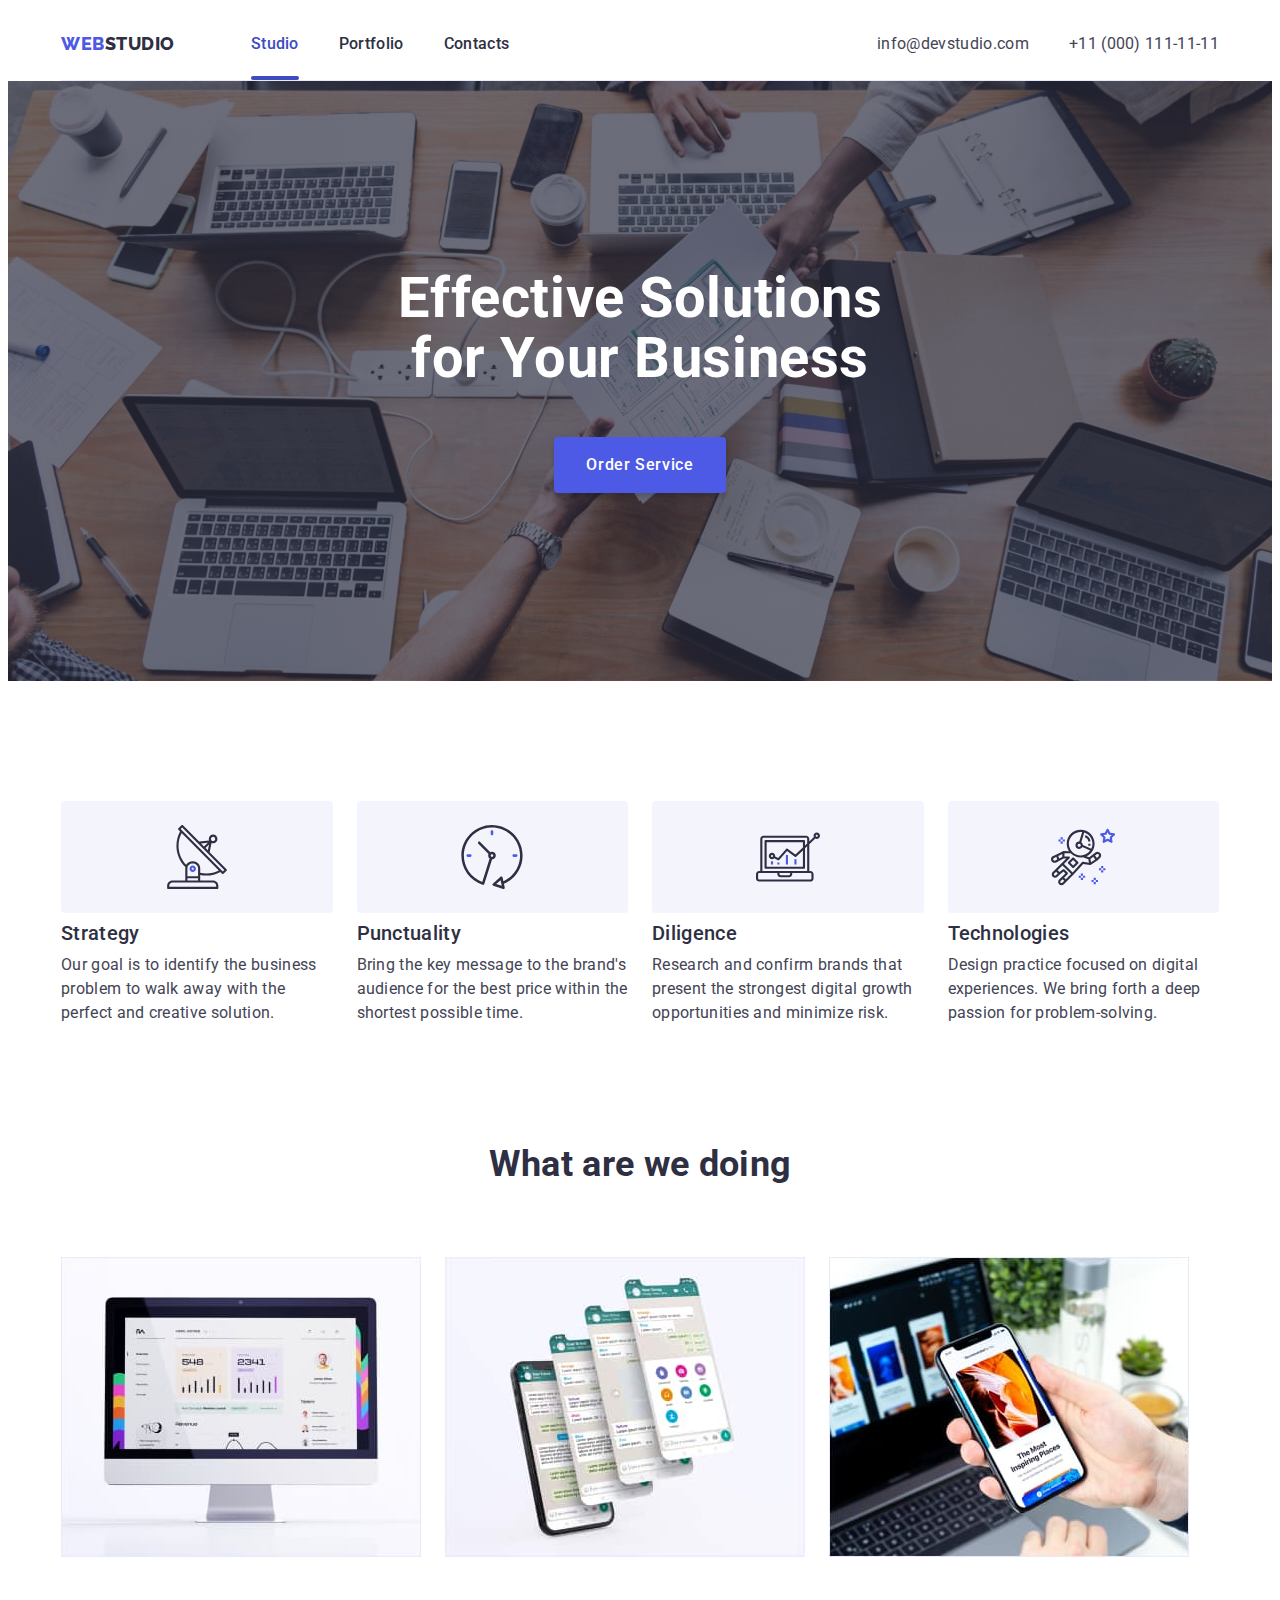
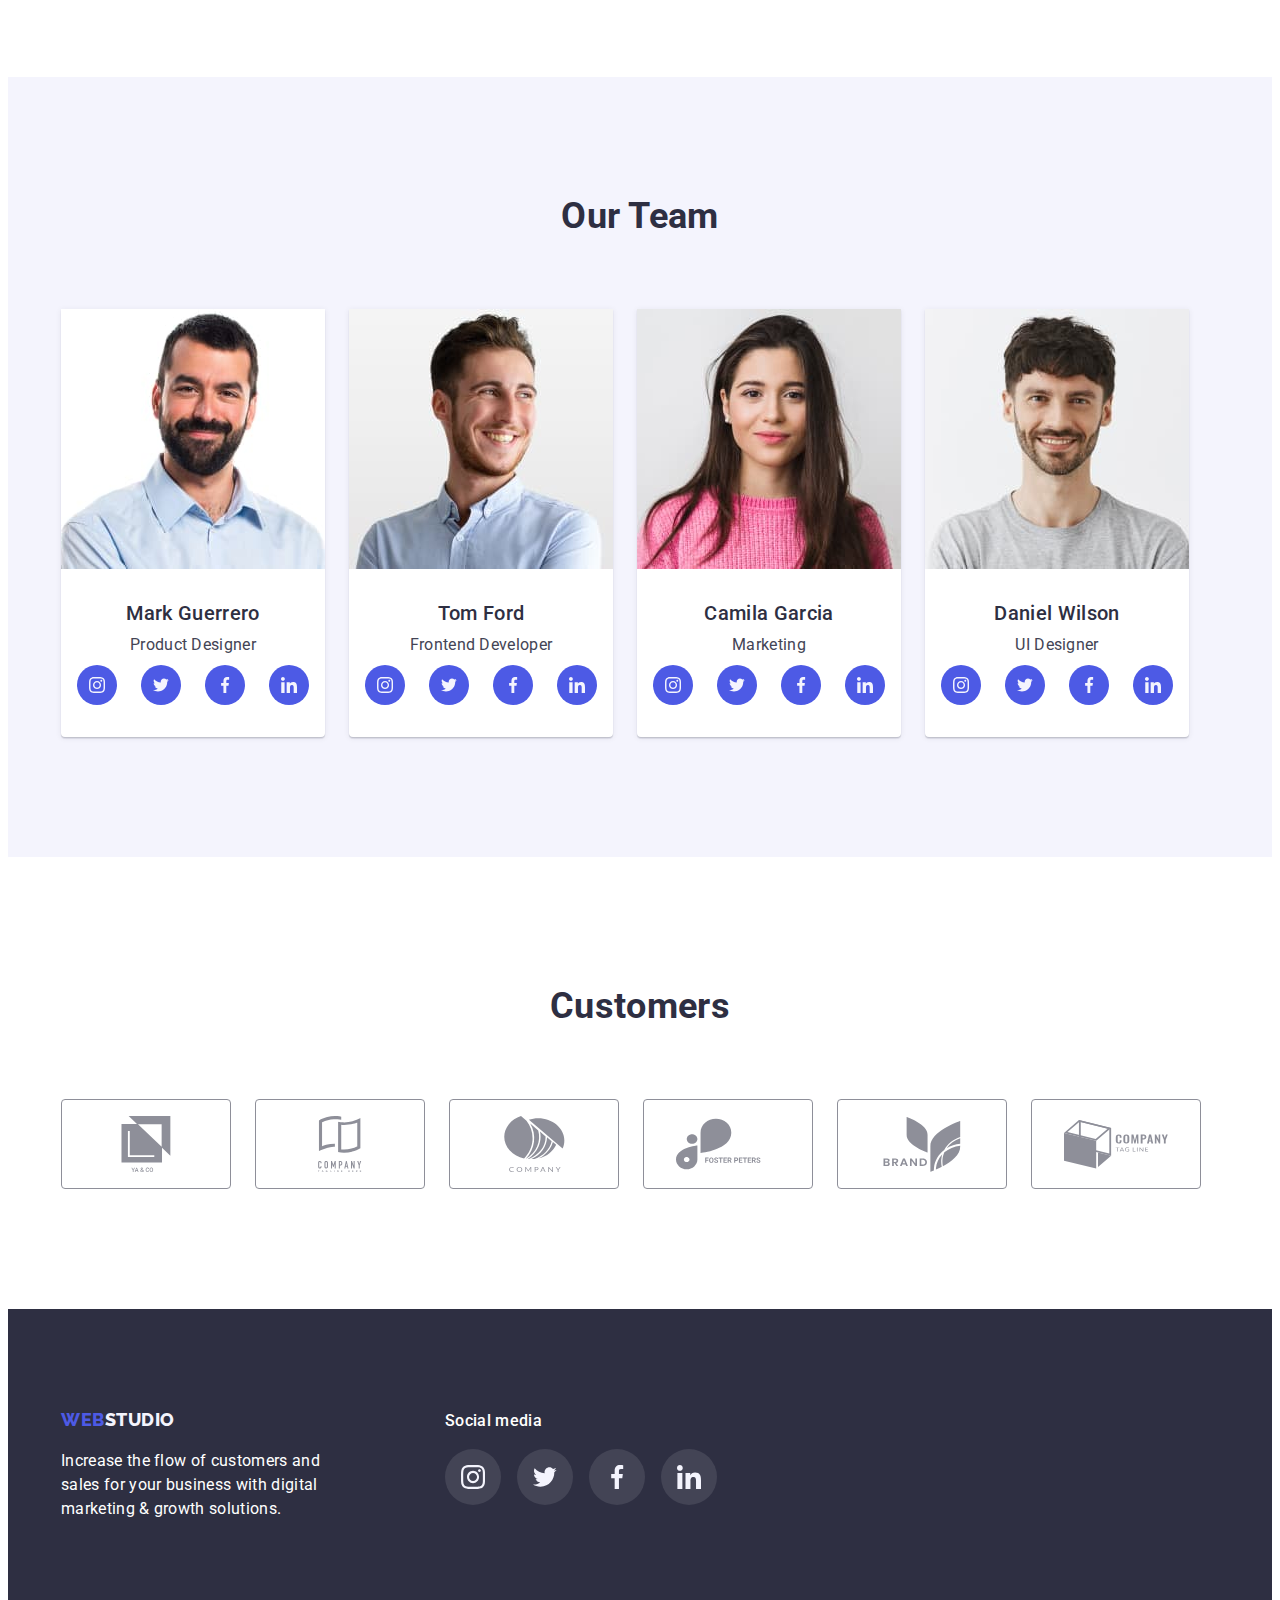
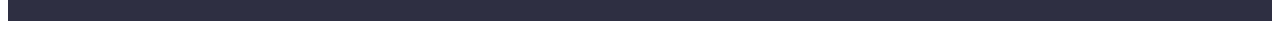
<file: index.html>
<!DOCTYPE html>
<html lang="en">
  <head>
    <link rel="preconnect" href="https://fonts.googleapis.com" />
    <link rel="preconnect" href="https://fonts.gstatic.com" crossorigin />
    <link
      href="https://fonts.googleapis.com/css2?family=Raleway:wght@800&family=Roboto:wght@400;500;700;900&display=swap"
      rel="stylesheet"
    />
    <link
      rel="stylesheet"
      href="https://cdnjs.cloudflare.com/ajax/libs/modern-normalize/1.1.0/modern-normalize.min.css"
      integrity="sha512-wpPYUAdjBVSE4KJnH1VR1HeZfpl1ub8YT/NKx4PuQ5NmX2tKuGu6U/JRp5y+Y8XG2tV+wKQpNHVUX03MfMFn9Q=="
      crossorigin="anonymous"
      referrerpolicy="no-referrer"
    />
    <link href="./css/style.css" rel="stylesheet" />
    <meta charset="UTF-8" />
    <meta http-equiv="X-UA-Compatible" content="IE=edge" />
    <meta name="viewport" content="width=device-width, initial-scale=1.0" />
    <title>WebStudio</title>
  </head>
  <body>
    <header>
      <div class="container">
        <div class="header-child">
          <nav>
            <a href="./index.html" class="logo_style"
              ><span class="logospan_style">Web</span>Studio</a
            >
            <ul class="nav_style">
              <li>
                <a href="./index.html" class="header-pages active-page">
                  Studio</a
                >
              </li>
              <li>
                <a href="./portfolio.html" class="header-pages">Portfolio</a>
              </li>
              <li><a href="#" class="header-pages">Contacts</a></li>
            </ul>
          </nav>
          <address class="address">
            <ul class="address_style">
              <li>
                <a href="mailto:info@devstudio.com">info@devstudio.com</a>
              </li>
              <li><a href="tel:+110001111111">+11 (000) 111-11-11</a></li>
            </ul>
          </address>
        </div>
      </div>
    </header>
    <main>
      <section class="main_section">
        <div class="container main-div">
          <h1 class="header1_style">Effective Solutions for Your Business</h1>
          <button type="button" class="order_btn" cursor data-modal-open>
            Order Service
          </button>
        </div>
      </section>
      <section class="benefits-section">
        <div class="container benefits-div">
          <h2 hidden>Benefits</h2>
          <ul class="benefits_list">
            <li>
              <div class="ben-icon-div">
                <svg class="ben-ico-svg">
                  <use href="./images/symbol-defs.svg#icon-antenna"></use>
                </svg>
              </div>
              <h3 class="header3_style">Strategy</h3>
              <p>
                Our goal is to identify the business problem to walk away with
                the perfect and creative solution.
              </p>
            </li>
            <li>
              <div class="ben-icon-div">
                <svg class="ben-ico-svg">
                  <use href="./images/symbol-defs.svg#icon-clock"></use>
                </svg>
              </div>
              <h3 class="header3_style">Punctuality</h3>
              <p>
                Bring the key message to the brand's audience for the best price
                within the shortest possible time.
              </p>
            </li>
            <li>
              <div class="ben-icon-div">
                <svg class="ben-ico-svg">
                  <use href="./images/symbol-defs.svg#icon-diagram"></use>
                </svg>
              </div>
              <h3 class="header3_style">Diligence</h3>
              <p>
                Research and confirm brands that present the strongest digital
                growth opportunities and minimize risk.
              </p>
            </li>
            <li>
              <div class="ben-icon-div">
                <svg class="ben-ico-svg">
                  <use href="./images/symbol-defs.svg#icon-astronaut"></use>
                </svg>
              </div>
              <h3 class="header3_style">Technologies</h3>
              <p>
                Design practice focused on digital experiences. We bring forth a
                deep passion for problem-solving.
              </p>
            </li>
          </ul>
        </div>
      </section>
      <section class="services-section">
        <div class="container services-div">
          <h2 class="header2_style">What are we doing</h2>
          <ul class="services_style">
            <li>
              <img
                src="./images/monitor.jpg"
                alt="monitor"
                width="360"
                height="300"
              />
            </li>
            <li>
              <img
                src="./images/phonescreens.jpg"
                alt="phonescreens"
                width="360"
                height="300"
              />
            </li>
            <li>
              <img
                src="./images/phone.jpg"
                alt="phone"
                width="360"
                height="300"
              />
            </li>
          </ul>
        </div>
      </section>
      <section class="our-team-section">
        <div class="container our-team-div">
          <h2 class="header2_style">Our Team</h2>
          <ul class="our_team_style">
            <li>
              <img
                src="./images/mark.jpg"
                alt="mark"
                width="264"
                height="260"
              />
              <div class="employeers">
                <h3 class="header3_style">Mark Guerrero</h3>
                <p>Product Designer</p>
                <ul>
                  <li>
                    <a href="#">
                      <svg>
                        <use
                          href="./images/symbol-defs.svg#icon-instagram"
                        ></use>
                      </svg>
                    </a>
                  </li>
                  <li>
                    <a href="#">
                      <svg>
                        <use href="./images/symbol-defs.svg#icon-twitter"></use>
                      </svg>
                    </a>
                  </li>
                  <li>
                    <a href="#">
                      <svg>
                        <use
                          href="./images/symbol-defs.svg#icon-facebook"
                        ></use>
                      </svg>
                    </a>
                  </li>
                  <li>
                    <a href="#">
                      <svg>
                        <use
                          href="./images/symbol-defs.svg#icon-linkedin"
                        ></use>
                      </svg>
                    </a>
                  </li>
                </ul>
              </div>
            </li>
            <li>
              <img src="./images/tom.jpg" alt="tom" width="264" height="260" />
              <div class="employeers">
                <h3 class="header3_style">Tom Ford</h3>
                <p>Frontend Developer</p>
                <ul>
                  <li>
                    <a href="#">
                      <svg>
                        <use
                          href="./images/symbol-defs.svg#icon-instagram"
                        ></use>
                      </svg>
                    </a>
                  </li>
                  <li>
                    <a href="#">
                      <svg>
                        <use href="./images/symbol-defs.svg#icon-twitter"></use>
                      </svg>
                    </a>
                  </li>
                  <li>
                    <a href="#">
                      <svg>
                        <use
                          href="./images/symbol-defs.svg#icon-facebook"
                        ></use>
                      </svg>
                    </a>
                  </li>
                  <li>
                    <a href="#">
                      <svg>
                        <use
                          href="./images/symbol-defs.svg#icon-linkedin"
                        ></use>
                      </svg>
                    </a>
                  </li>
                </ul>
              </div>
            </li>
            <li>
              <img
                src="./images/camila.jpg"
                alt="camila"
                width="264"
                height="260"
              />
              <div class="employeers">
                <h3 class="header3_style">Camila Garcia</h3>
                <p>Marketing</p>
                <ul>
                  <li>
                    <a href="#">
                      <svg>
                        <use
                          href="./images/symbol-defs.svg#icon-instagram"
                        ></use>
                      </svg>
                    </a>
                  </li>
                  <li>
                    <a href="#">
                      <svg>
                        <use href="./images/symbol-defs.svg#icon-twitter"></use>
                      </svg>
                    </a>
                  </li>
                  <li>
                    <a href="#">
                      <svg>
                        <use
                          href="./images/symbol-defs.svg#icon-facebook"
                        ></use>
                      </svg>
                    </a>
                  </li>
                  <li>
                    <a href="#">
                      <svg>
                        <use
                          href="./images/symbol-defs.svg#icon-linkedin"
                        ></use>
                      </svg>
                    </a>
                  </li>
                </ul>
              </div>
            </li>
            <li>
              <img
                src="./images/daniel.jpg"
                alt="daniel"
                width="264"
                height="260"
              />
              <div class="employeers">
                <h3 class="header3_style">Daniel Wilson</h3>
                <p>UI Designer</p>
                <ul>
                  <li>
                    <a href="#">
                      <svg>
                        <use
                          href="./images/symbol-defs.svg#icon-instagram"
                        ></use>
                      </svg>
                    </a>
                  </li>
                  <li>
                    <a href="#">
                      <svg>
                        <use href="./images/symbol-defs.svg#icon-twitter"></use>
                      </svg>
                    </a>
                  </li>
                  <li>
                    <a href="#">
                      <svg>
                        <use
                          href="./images/symbol-defs.svg#icon-facebook"
                        ></use>
                      </svg>
                    </a>
                  </li>
                  <li>
                    <a href="#">
                      <svg>
                        <use
                          href="./images/symbol-defs.svg#icon-linkedin"
                        ></use>
                      </svg>
                    </a>
                  </li>
                </ul>
              </div>
            </li>
          </ul>
        </div>
      </section>
      <section class="customers-section">
        <div class="container customres-div">
          <h2 class="header2_style">Customers</h2>
          <ul class="customers-list">
            <li>
              <a href="#">
                <svg width="104" height="56" class="cuctomers-list-svg">
                  <use href="./images/symbol-defs.svg#icon-yaandcomp"></use>
                </svg>
              </a>
            </li>
            <li>
              <a href="#">
                <svg width="104" height="56" class="cuctomers-list-svg">
                  <use href="./images/symbol-defs.svg#icon-taglinecomp"></use>
                </svg>
              </a>
            </li>
            <li>
              <a href="#">
                <svg width="104" height="56" class="cuctomers-list-svg">
                  <use href="./images/symbol-defs.svg#icon-companycomp"></use>
                </svg>
              </a>
            </li>
            <li>
              <a href="#">
                <svg width="104" height="56" class="cuctomers-list-svg">
                  <use href="./images/symbol-defs.svg#icon-fostercomp"></use>
                </svg>
              </a>
            </li>
            <li>
              <a href="#">
                <svg width="104" height="56" class="cuctomers-list-svg">
                  <use href="./images/symbol-defs.svg#icon-brandcomp"></use>
                </svg>
              </a>
            </li>
            <li>
              <a href="#">
                <svg width="104" height="56" class="cuctomers-list-svg">
                  <use href="./images/symbol-defs.svg#icon-boxcomp"></use>
                </svg>
              </a>
            </li>
          </ul>
        </div>
      </section>
    </main>
    <footer class="footer_style">
      <div class="container footer-flex">
        <div class="footer-div-first">
          <a href="./index.html" class="logo_style_footer"
            ><span class="logospan_style">Web</span
            ><span class="logospanfooter_style">Studio</span></a
          >
          <p>
            Increase the flow of customers and sales for your business with
            digital marketing & growth solutions.
          </p>
        </div>
        <div class="footer-social">
          <p>Social media</p>
          <ul>
            <li>
              <a href="#">
                <svg width="24px" height="24px">
                  <use href="./images/symbol-defs.svg#icon-instagram"></use>
                </svg>
              </a>
            </li>
            <li>
              <a href="#">
                <svg width="24px" height="24px">
                  <use href="./images/symbol-defs.svg#icon-twitter"></use>
                </svg>
              </a>
            </li>
            <li>
              <a href="#">
                <svg width="24px" height="24px">
                  <use href="./images/symbol-defs.svg#icon-facebook"></use>
                </svg>
              </a>
            </li>
            <li>
              <a href="#">
                <svg width="24px" height="24px">
                  <use href="./images/symbol-defs.svg#icon-linkedin"></use>
                </svg>
              </a>
            </li>
          </ul>
        </div>
      </div>
    </footer>
    <div class="modal-div is-hidden" data-modal>
      <div class="main-modal">
        <button type="button" class="modal-close-btn" data-modal-close>
          <svg width="8px" height="8px" class="close-btn-svg">
            <use href="./images/symbol-defs.svg#icon-x"></use>
          </svg>
        </button>
      </div>
    </div>
    <script src="./scripts/modal.js"></script>
  </body>
</html>
</file>
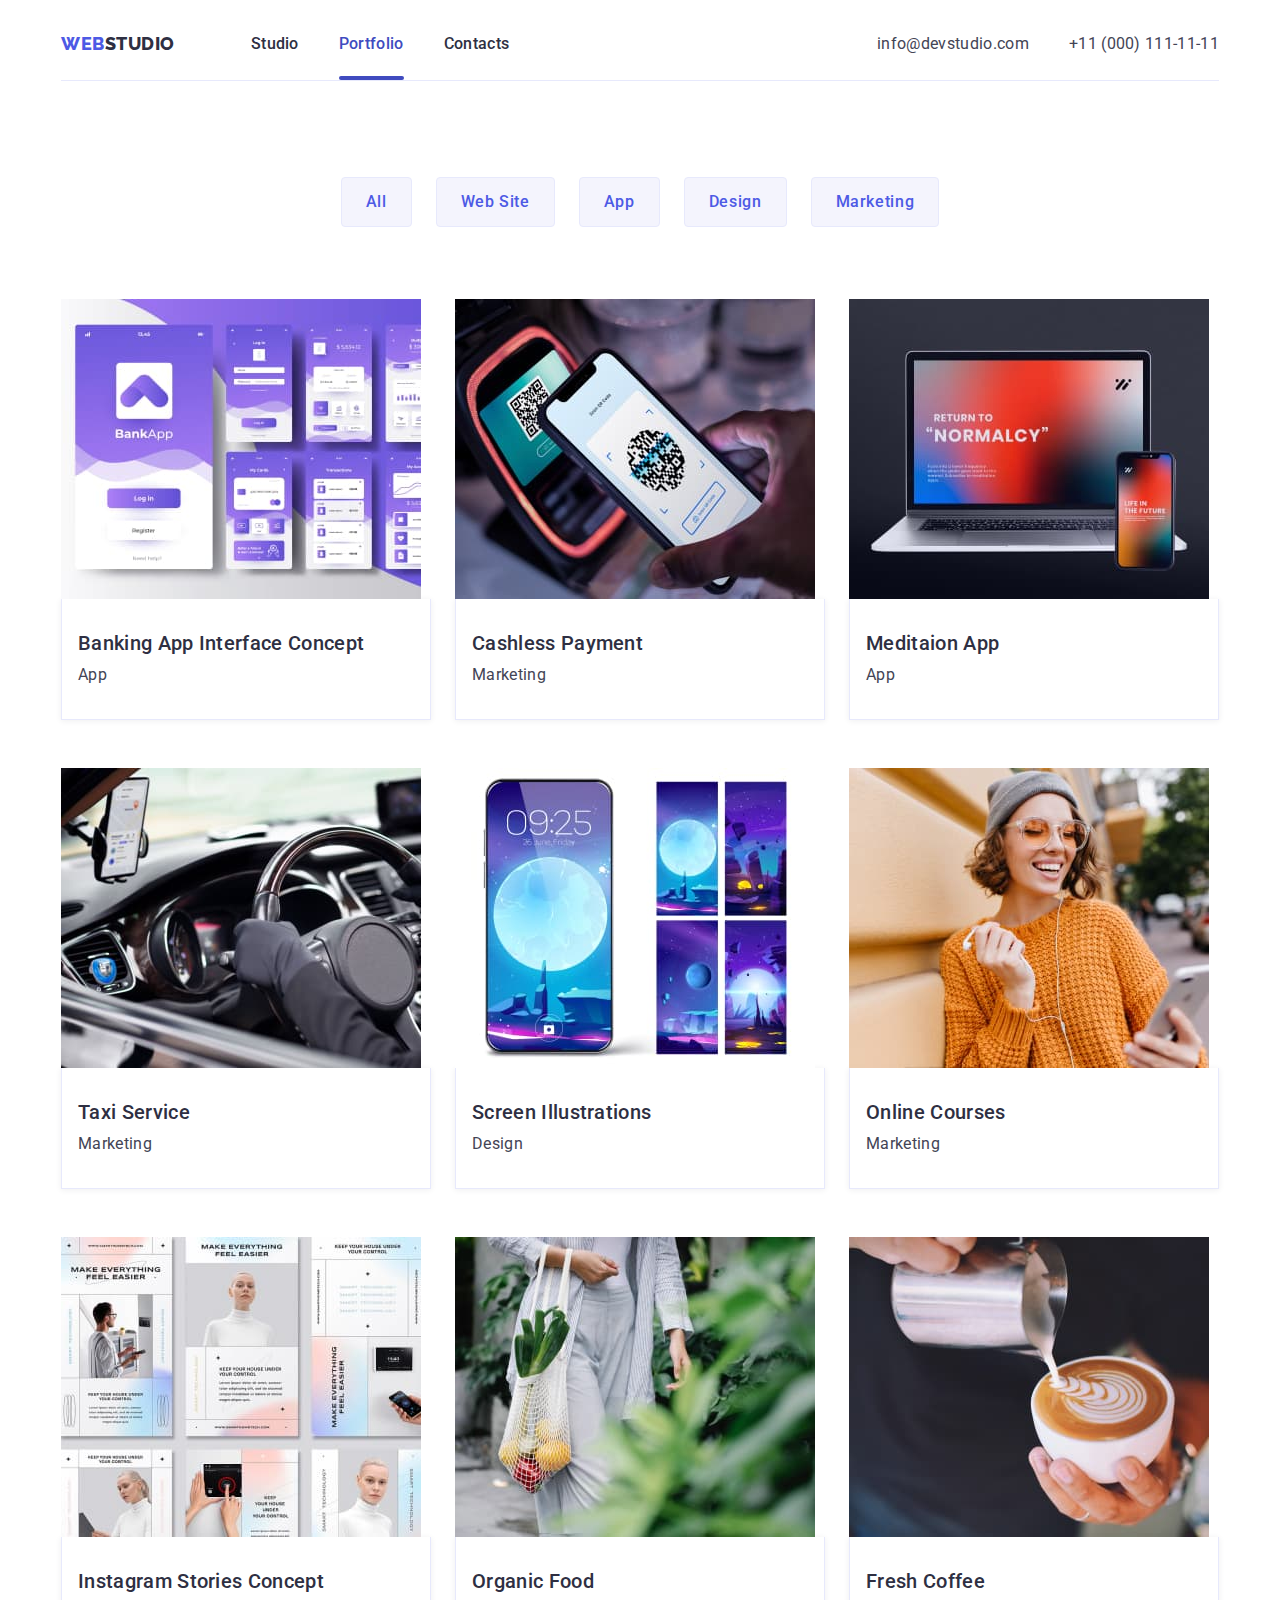
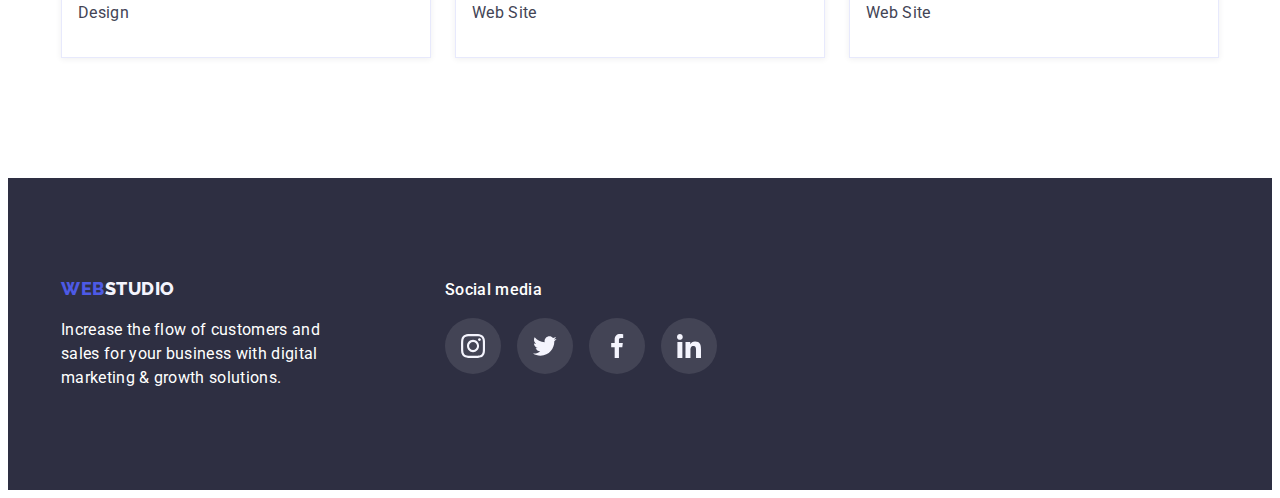
<file: portfolio.html>
<!DOCTYPE html>
<html lang="en">
  <head>
    <link rel="preconnect" href="https://fonts.googleapis.com" />
    <link rel="preconnect" href="https://fonts.gstatic.com" crossorigin />
    <link
      href="https://fonts.googleapis.com/css2?family=Raleway:wght@800&family=Roboto:wght@400;500;700;900&display=swap"
      rel="stylesheet"
    />
    <link
      rel="stylesheet"
      href="https://cdnjs.cloudflare.com/ajax/libs/modern-normalize/1.1.0/modern-normalize.min.css"
      integrity="sha512-wpPYUAdjBVSE4KJnH1VR1HeZfpl1ub8YT/NKx4PuQ5NmX2tKuGu6U/JRp5y+Y8XG2tV+wKQpNHVUX03MfMFn9Q=="
      crossorigin="anonymous"
      referrerpolicy="no-referrer"
    />
    <link href="./css/style.css" rel="stylesheet" />
    <meta charset="UTF-8" />
    <meta http-equiv="X-UA-Compatible" content="IE=edge" />
    <meta name="viewport" content="width=device-width, initial-scale=1.0" />
    <title>Portfolio</title>
  </head>
  <body>
    <header>
      <div class="container">
        <div class="header-child">
          <nav>
            <a href="./index.html" class="logo_style"
              ><span class="logospan_style">Web</span>Studio</a
            >
            <ul class="nav_style">
              <li><a href="./index.html" class="header-pages"> Studio</a></li>
              <li>
                <a href="./portfolio.html" class="header-pages active-page"
                  >Portfolio</a
                >
              </li>
              <li><a href="#" class="header-pages">Contacts</a></li>
            </ul>
          </nav>
          <address class="address">
            <ul class="address_style">
              <li>
                <a href="mailto:info@devstudio.com">info@devstudio.com</a>
              </li>
              <li><a href="tel:+110001111111">+11 (000) 111-11-11</a></li>
            </ul>
          </address>
        </div>
      </div>
    </header>
    <main>
      <section class="portfolio-main-section">
        <div class="container main-pirtfolio-div">
          <ul class="portfoliobuttonslist">
            <li><button type="button">All</button></li>
            <li><button type="button">Web Site</button></li>
            <li><button type="button">App</button></li>
            <li><button type="button">Design</button></li>
            <li><button type="button">Marketing</button></li>
          </ul>

          <ul class="portfoliomenu_style">
            <li>
              <a href="#">
                <div class="portfolio-about">
                  <img
                    src="./images/bankingapp.jpg"
                    alt="bankingapp"
                    width="360"
                    height="300"
                  />
                  <p>
                    14 Stylish and User-Friendly App Design Concepts · Task
                    Manager App · Calorie Tracker App · Exotic Fruit Ecommerce
                    App · Cloud Storage App
                  </p>
                </div>
                <div class="portfolio-underlist">
                  <h3 class="header3_style">Banking App Interface Concept</h3>
                  <p>App</p>
                </div>
              </a>
            </li>
            <li>
              <a href="#">
                <div class="portfolio-about">
                  <img
                    src="./images/cashlesspayment.jpg"
                    alt="cashlesspayment"
                    width="360"
                    height="300"
                  />
                  <p>
                    14 Stylish and User-Friendly App Design Concepts · Task
                    Manager App · Calorie Tracker App · Exotic Fruit Ecommerce
                    App · Cloud Storage App
                  </p>
                </div>
                <div class="portfolio-underlist">
                  <h3 class="header3_style">Cashless Payment</h3>
                  <p>Marketing</p>
                </div>
              </a>
            </li>
            <li>
              <a href="#"
                ><div class="portfolio-about">
                  <img
                    src="./images/meditationapp.jpg"
                    alt="meditationapp"
                    width="360"
                    height="300"
                  />
                  <p>
                    14 Stylish and User-Friendly App Design Concepts · Task
                    Manager App · Calorie Tracker App · Exotic Fruit Ecommerce
                    App · Cloud Storage App
                  </p>
                </div>
                <div class="portfolio-underlist">
                  <h3 class="header3_style">Meditaion App</h3>
                  <p>App</p>
                </div>
              </a>
            </li>
            <li>
              <a href="#"
                ><div class="portfolio-about">
                  <img
                    src="./images/taxiservice.jpg"
                    alt="taxiservice"
                    width="360"
                    height="300"
                  />
                  <p>
                    14 Stylish and User-Friendly App Design Concepts · Task
                    Manager App · Calorie Tracker App · Exotic Fruit Ecommerce
                    App · Cloud Storage App
                  </p>
                </div>
                <div class="portfolio-underlist">
                  <h3 class="header3_style">Taxi Service</h3>
                  <p>Marketing</p>
                </div>
              </a>
            </li>
            <li>
              <a href="#"
                ><div class="portfolio-about">
                  <img
                    src="./images/screenillustration.jpg"
                    alt="screenillustration"
                    width="360"
                    height="300"
                  />
                  <p>
                    14 Stylish and User-Friendly App Design Concepts · Task
                    Manager App · Calorie Tracker App · Exotic Fruit Ecommerce
                    App · Cloud Storage App
                  </p>
                </div>
                <div class="portfolio-underlist">
                  <h3 class="header3_style">Screen Illustrations</h3>
                  <p>Design</p>
                </div>
              </a>
            </li>
            <li>
              <a href="#"
                ><div class="portfolio-about">
                  <img
                    src="./images/onlinecourses.jpg"
                    alt="onlinecourses"
                    width="360"
                    height="300"
                  />
                  <p>
                    14 Stylish and User-Friendly App Design Concepts · Task
                    Manager App · Calorie Tracker App · Exotic Fruit Ecommerce
                    App · Cloud Storage App
                  </p>
                </div>
                <div class="portfolio-underlist">
                  <h3 class="header3_style">Online Courses</h3>
                  <p>Marketing</p>
                </div>
              </a>
            </li>
            <li>
              <a href="#"
                ><div class="portfolio-about">
                  <img
                    src="./images/inststoriesconcept.jpg"
                    alt="inststoriesconcept"
                    width="360"
                    height="300"
                  />
                  <p>
                    14 Stylish and User-Friendly App Design Concepts · Task
                    Manager App · Calorie Tracker App · Exotic Fruit Ecommerce
                    App · Cloud Storage App
                  </p>
                </div>
                <div class="portfolio-underlist">
                  <h3 class="header3_style">Instagram Stories Concept</h3>
                  <p>Design</p>
                </div>
              </a>
            </li>
            <li>
              <a href="#"
                ><div class="portfolio-about">
                  <img
                    src="./images/organicfood.jpg"
                    alt="organicfood"
                    width="360"
                    height="300"
                  />
                  <p>
                    14 Stylish and User-Friendly App Design Concepts · Task
                    Manager App · Calorie Tracker App · Exotic Fruit Ecommerce
                    App · Cloud Storage App
                  </p>
                </div>
                <div class="portfolio-underlist">
                  <h3 class="header3_style">Organic Food</h3>
                  <p>Web Site</p>
                </div>
              </a>
            </li>
            <li>
              <a href="#"
                ><div class="portfolio-about">
                  <img
                    src="./images/freshcoffee.jpg"
                    alt="freshcoffee"
                    width="360"
                    height="300"
                  />
                  <p>
                    14 Stylish and User-Friendly App Design Concepts · Task
                    Manager App · Calorie Tracker App · Exotic Fruit Ecommerce
                    App · Cloud Storage App
                  </p>
                </div>
                <div class="portfolio-underlist">
                  <h3 class="header3_style">Fresh Coffee</h3>
                  <p>Web Site</p>
                </div>
              </a>
            </li>
          </ul>
        </div>
      </section>
    </main>
    <footer class="footer_style">
      <div class="container footer-flex">
        <div class="footer-div-first">
          <a href="./index.html" class="logo_style_footer"
            ><span class="logospan_style">Web</span
            ><span class="logospanfooter_style">Studio</span></a
          >
          <p>
            Increase the flow of customers and sales for your business with
            digital marketing & growth solutions.
          </p>
        </div>
        <div class="footer-social">
          <p>Social media</p>
          <ul>
            <li>
              <a href="#">
                <svg width="24px" height="24px">
                  <use href="./images/symbol-defs.svg#icon-instagram"></use>
                </svg>
              </a>
            </li>
            <li>
              <a href="#">
                <svg width="24px" height="24px">
                  <use href="./images/symbol-defs.svg#icon-twitter"></use>
                </svg>
              </a>
            </li>
            <li>
              <a href="#">
                <svg width="24px" height="24px">
                  <use href="./images/symbol-defs.svg#icon-facebook"></use>
                </svg>
              </a>
            </li>
            <li>
              <a href="#">
                <svg width="24px" height="24px">
                  <use href="./images/symbol-defs.svg#icon-linkedin"></use>
                </svg>
              </a>
            </li>
          </ul>
        </div>
      </div>
    </footer>
  </body>
</html>
</file>
<file: css/style.css>
:root {
    --primary-font: 'Roboto', sans-serif;
    --secondary-font: 'Raleway', sans-serif;
    --iris-color: #4d5ae5;
    --ocean-color: #404bbf;
    --navy-blue-color: #2e2f42;
    --slate-color: #434455;
    --cornflower-color: #e7e9fc;
    --cloud-color: #f4f4fd;
    --clean-white: #ffffff;
    --light-slate: #8E8F99;
    --animation-default: 250ms cubic-bezier(0.4, 0, 0.2, 1);
}

/*===================GlobAL STYLES=============*/
body {
    color: var(--slate-color);
    font-family: var(--primary-font);
    font-size: 16px;
    letter-spacing: 0.02em;
}

h1, h2, h3, h4, h5, h6, ul, p {
    margin: 0;
    padding: 0;
}

nav {
    display: flex;
}

address {
    display: flex;
}

img {
    display: block;
    max-width: 100%;
}

/*=============CONTAINER===================*/

.container {
    width: 1158px;
    margin: 0 auto;
    padding: 0px 15px;
}

/*=============HEADER=================*/
.active-page::after {
    position: absolute;
    display: inline-block;
    content: '';
    width: 100%;
    background-color: var(--ocean-color);
    height: 4px;
    border-radius: 2px;
    bottom: 0;
    left: 0;
    transform: translate(0, 0);
}

.header-child {

    border-bottom: 1px solid #E7E9FC;
    display: flex;
    align-items: center;
}


.logo_style {
    text-transform: uppercase;
    letter-spacing: 0.03em;
    font-family: var(--secondary-font);
    font-weight: 800;
    font-size: 18px;
    text-decoration: none;
    color: var(--navy-blue-color);
    line-height: 1.33;
    margin-right: 76px;
    padding: 24px 0;

}

.logospan_style {
    color: var(--iris-color);
}

.logospanfooter_style {
    color: var(--cloud-color);
}

.nav_style {
    display: flex;
    justify-content: center;
    align-items: center;
}

.nav_style li {

    position: relative;
    font-weight: 500;
    list-style: none;
    text-decoration: none;
    line-height: 1.5;
    margin-right: 40px;
}

.nav_style li:last-child {
    margin-right: 0;
}

.header-pages {
    text-decoration: none;
    color: var(--navy-blue-color);
    display: block;
    padding: 24px 0;
    transition: color var(--animation-default);
}

.header-pages:hover, .header-pages:focus {
    color: var(--ocean-color);
}

.address {
    margin-left: auto;
}

.active-page {
    color: var(--ocean-color);
}

.address_style {

    display: flex;

}

.address_style li {
    margin-right: 40px;

    line-height: 1.5;
    font-style: normal;
    list-style: none;
    text-decoration: none;
}

.address_style li:last-child {
    margin-right: 0;
}

.address_style li a {
    padding: 24px 0;
    text-decoration: none;
    color: var(--slate-color);
    transition: color var(--animation-default);
}

.address_style li a:hover, .address_style li a:focus {
    color: var(--ocean-color);
}

/*=============MAIN===============*/

.main_section {
    background-image: linear-gradient(to bottom,
            rgba(46, 47, 66, 0.7),
            rgba(46, 47, 66, 0.7)),
        url(../images/people-office1.jpg);
    max-width: 1440px;
    margin-left: auto;
    margin-right: auto;
    background-position: center;
    background-repeat: no-repeat;
    padding-top: 188px;
    padding-bottom: 188px;

}

.header1_style {
    text-align: center;
    font-family: var(--primary-font);
    font-size: 56px;
    line-height: 1.07;
    color: var(--clean-white);
    width: 494px;
    margin: 0 auto;
    letter-spacing: 0.01em;
    margin-bottom: 48px;
}

.order_btn {
    font-family: var(--primary-font);
    font-size: 16px;
    font-weight: 500;
    background: var(--iris-color);
    color: var(--clean-white);
    border-radius: 4px;
    cursor: pointer;
    box-shadow: 0px 4px 4px rgba(0, 0, 0, 0.15);
    border-width: 0px;
    line-height: 1.5;
    letter-spacing: 0.04em;
    margin: 0 auto;
    display: block;
    padding: 16px 32px;
    transition: background-color var(--animation-default),
        color var(--animation-default);
}

.order_btn:hover, .order_btn:focus {
    background-color: var(--ocean-color);
    color: var(--cornflower-color);
}

/*=============Benefits===============*/

.benefits-section {
    padding-top: 120px;
    padding-bottom: 120px;
}

.benefits_list {
    display: flex;
    list-style: none;
    line-height: 1.5;
    gap: 24px;
}

.ben-icon-div {
    height: 112px;
    background-color: var(--cloud-color);
    margin-bottom: 8px;
    border-radius: 4px;
    display: flex;
    align-items: center;
    justify-content: center;
}

.benefits_list svg {

    justify-content: center;
    max-height: 64px;
    max-width: 64px;
}

.benefits_list li {
    flex-basis: calc((100% - 3 * 24px) / 4);
}

.benefits_list p {
    margin-top: 8px;

}

/*============Services================*/

.services-section {
    padding-bottom: 120px;
}

.services_style {
    display: flex;
    list-style: none;
    gap: 24px;
}


/*=============OUR TEAM===============*/

.our-team-section {
    background-color: var(--cloud-color);
    padding-bottom: 120px;
    padding-top: 120px;
}

.our_team_style {
    display: flex;
    list-style: none;
    line-height: 1.5;
    gap: 24px;
}

.our_team_style li {
    background-color: var(--clean-white);
    box-shadow: 0px 1px 6px rgba(46, 47, 66, 0.08),
        0px 1px 1px rgba(46, 47, 66, 0.16),
        0px 2px 1px rgba(46, 47, 66, 0.08);
    border-radius: 0px 0px 4px 4px;
}

.our_team_style p, .our_team_style h3 {
    text-align: center;
}


.employeers {
    padding-top: 32px;
    padding-bottom: 32px;
}

.employeers p {
    margin-top: 8px;
}

.employeers ul {
    margin-top: 8px;
    display: flex;
    list-style: none;
    flex-direction: row;
    justify-content: center;
    align-items: center;
    padding: 0px;
    gap: 24px;
}

.employeers li {
    box-shadow: none;

}

.employeers svg {
    max-height: 16px;
    max-width: 16px;
}

.employeers a {
    display: flex;
    justify-content: center;
    align-items: center;
    width: 40px;
    height: 40px;
    background-color: var(--iris-color);
    border-radius: 50%;
    transition: background-color var(--animation-default);
}

.employeers a:hover,
.employeers a:focus {
    background-color: var(--ocean-color);

}

/*=============Headers===============*/

.header3_style {
    color: var(--navy-blue-color);
    font-weight: 500;
    font-size: 20px;
    line-height: 1.2;
}

.header2_style {
    margin-bottom: 72px;
    text-align: center;
    color: var(--navy-blue-color);
    font-size: 36px;
    line-height: 1.11;
}

/*==============Customers==============*/
.customers-section {
    padding-top: 130px;
    padding-bottom: 120px;
}

.customers-list {
    display: flex;
    list-style: none;
    gap: 24px;

}

.customers-list svg {
    fill: var(--light-slate);
    transition: fill var(--animation-default);

}

.customers-list a:hover,
.cuctomers-list a:focus {
    border: 1px solid var(--iris-color);


}

.customers-list li:hover .cuctomers-list-svg,
.customers-list li:focus .cuctomers-list-svg {
    fill: var(--iris-color);

}

.customers-list a {
    transition: border var(--animation-default);
    border-radius: 4px;
    border: 1px solid var(--light-slate);
    display: flex;
    justify-content: center;
    align-items: center;
    width: 168px;
    height: 88px;

}





/*==============Footer==============*/

.footer_style {
    background-color: var(--navy-blue-color);
    color: var(--clean-white);
    line-height: 1.5;
    padding-top: 100px;
    padding-bottom: 100px;

}

.footer-flex {
    display: flex;
}

.footer-div-first {
    margin-right: 120px;
}

.footer-div-first p {
    width: 264px;
    margin-top: 16px;
}

.logo_style_footer {
    letter-spacing: 0.03em;
    font-family: var(--secondary-font);
    font-weight: 800;
    font-size: 18px;
    text-decoration: none;
    color: var(--navy-blue-color);
    line-height: 1.16;
    text-transform: uppercase;

}

.footer-social p {
    font-weight: 500;
    margin-bottom: 16px;
}

.footer-social ul {
    display: flex;
    list-style: none;
    gap: 16px;
}

.footer-social a {
    display: flex;
    justify-content: center;
    align-items: center;
    width: 40px;
    height: 40px;
    padding: 8px 8px;
    background: rgba(255, 255, 255, 0.1);
    border-radius: 50%;
    transition: background-color var(--animation-default);
}

.footer-social a:hover, .footer-social a:focus {
    background-color: #31D0AA;
}

/*=============== PORTFOLIO ==============*/


.portfolio-main-section {
    padding-top: 96px;
    padding-bottom: 120px;
}

.portfoliobuttonslist {
    list-style: none;
    display: flex;
    justify-content: center;
    gap: 24px;
    margin-bottom: 72px;
}

.portfoliobuttonslist button {
    letter-spacing: 0.04em;
    line-height: 1.5;
    background: var(--cloud-color);
    border: 1px solid var(--cornflower-color);
    border-radius: 4px;
    color: var(--iris-color);
    font-family: var(--primary-font);
    font-weight: 500;
    font-size: 16px;
    padding: 12px 24px;
    transition: color var(--animation-default),
        background-color var(--animation-default),
        border-color var(--animation-default),
        box-shadow var(--animation-default);
}

.portfoliobuttonslist button:hover,
.portfoliobuttonslist button:active,
.portfoliobuttonslist button:focus {
    cursor: pointer;
    color: var(--clean-white);
    background: var(--ocean-color);
    border-color: var(--ocean-color);
    box-shadow: 0px 3px 1px rgba(0, 0, 0, 0.1),
        0px 2px 1px rgba(0, 0, 0, 0.08),
        0px 2px 2px rgba(0, 0, 0, 0.12);

}

.portfoliomenu_style {
    list-style: none;
    line-height: 1.5;
    display: flex;
    flex-wrap: wrap;
    flex-wrap: wrap;
    justify-content: center;
    gap: 48px 24px;
}

.portfoliomenu_style p {
    margin-top: 8px;
    color: var(--slate-color);
}

.portfoliomenu_style li {
    flex-basis: calc((100% - 2 * 24px) / 3);
}

.portfoliomenu_style a {
    text-decoration: none;
    display: block;
    transition: box-shadow var(--animation-default);
}

.portfolio-about {
    position: relative;
    overflow: hidden;
}

.portfoliomenu_style a:hover .portfolio-about p {
    transform: translate(0, -100%);
}

.portfolio-about p {
    margin-top: 0;
    padding: 40px 32px;
    width: 100%;
    height: 100%;
    position: absolute;
    background-color: rgba(77, 90, 229, 0.9);
    color: var(--cloud-color);
    transition: transform var(--animation-default);
}

.portfoliomenu_style a:hover,
.portfoliomenu_style a:focus {
    box-shadow: 0px 1px 6px rgba(46, 47, 66, 0.08),
        0px 1px 1px rgba(46, 47, 66, 0.16),
        0px 2px 1px rgba(46, 47, 66, 0.08);
}

.portfolio-underlist {
    padding-bottom: 32px;
    padding-left: 16px;
    border: 1px solid #E7E9FC;
    border-top: none;
    padding-top: 32px;
    box-shadow: 0px 1px 6px rgba(46, 47, 66, 0.08);

}

/*================MODAL ===============*/

.modal-div {
    position: fixed;
    top: 0;
    left: 0;
    width: 100%;
    height: 100%;
    background: rgba(46, 47, 66, 0.5);
    opacity: 1;
    transition: opacity var(--animation-default),
        visibility var(--animation-default);
}

.main-modal {
    position: absolute;
    background: #FCFCFC;
    box-shadow: 0px 1px 1px rgba(0, 0, 0, 0.14),
        0px 1px 3px rgba(0, 0, 0, 0.12),
        0px 2px 1px rgba(0, 0, 0, 0.2);
    border-radius: 4px;
    width: 408px;
    height: 576px;
    top: 50%;
    left: 50%;
    transform: translate(-50%, -50%);
    scale: 1;
    transition: transform var(--animation-default);

}

.modal-close-btn {
    background: var(--cornflower-color);
    width: 24px;
    height: 24px;
    border: 1px solid rgba(0, 0, 0, 0.1);
    border-radius: 50%;
    padding: 8px;
    cursor: pointer;
    position: absolute;
    right: 24px;
    top: 24px;
    transition: background-color var(--animation-default);
    display: flex;
    align-items: center;
    justify-content: center;

}

.modal-close-btn svg {
    fill: black;
}

.modal-close-btn:hover, .modal-close-btn:focus {
    background: var(--ocean-color);
}

.modal-close-btn:hover .close-btn-svg {
    fill: var(--clean-white);
}

.is-hidden {
    visibility: hidden;
    opacity: 0;
    pointer-events: none;

}

.modal-div.is-hidden .main-modal {
    transform: translate(-50%, -50%) scale(1.2);
    transition: transform var(--animation-default);
}
</file>
